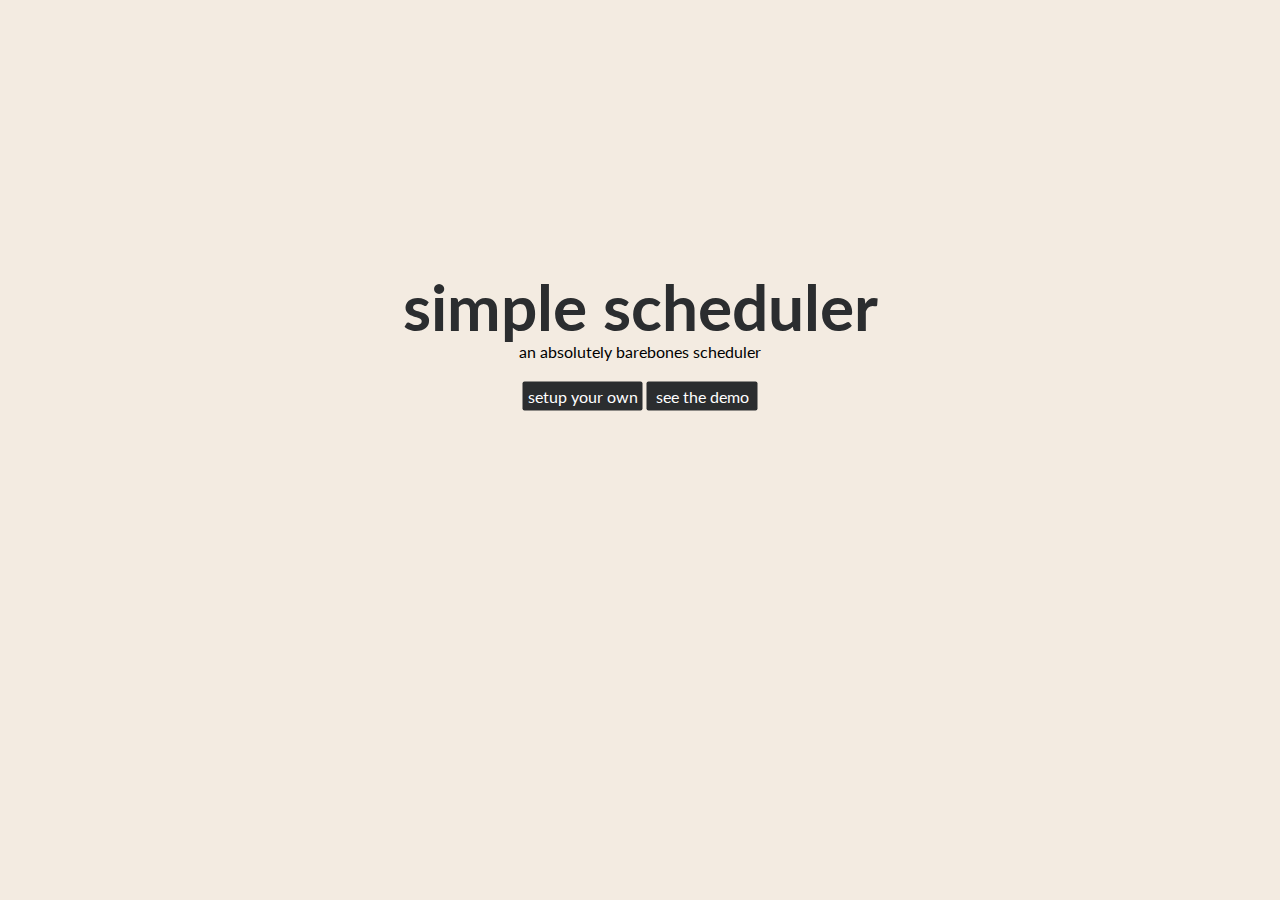
<file: index.html>
<!doctype html>
<html lang=en>
<head>
	<meta charset=utf-8>
	<title>simple scheduler</title>
	<link href="https://fonts.googleapis.com/css?family=Lato:300,400&display=swap" rel="stylesheet"> 
	<link href="assets/css/main.css" rel="stylesheet" type="text/css" />
	<meta name="viewport" content="width=device-width, initial-scale=1, maximum-scale=1">
</head>
<body>
	<div class="content">
		<div class="site-title">
			<h1>simple scheduler</h1>
			<p class="desc">an absolutely barebones scheduler</p>
			<a href="guide.html" class="button">setup your own</a>
			<a href="demo.html" class="button">&nbsp;see the demo&nbsp;</a>
			<!-- def better way to space em, but this works lol -->
		</div>
	</div>
</body>
</html>
</file>
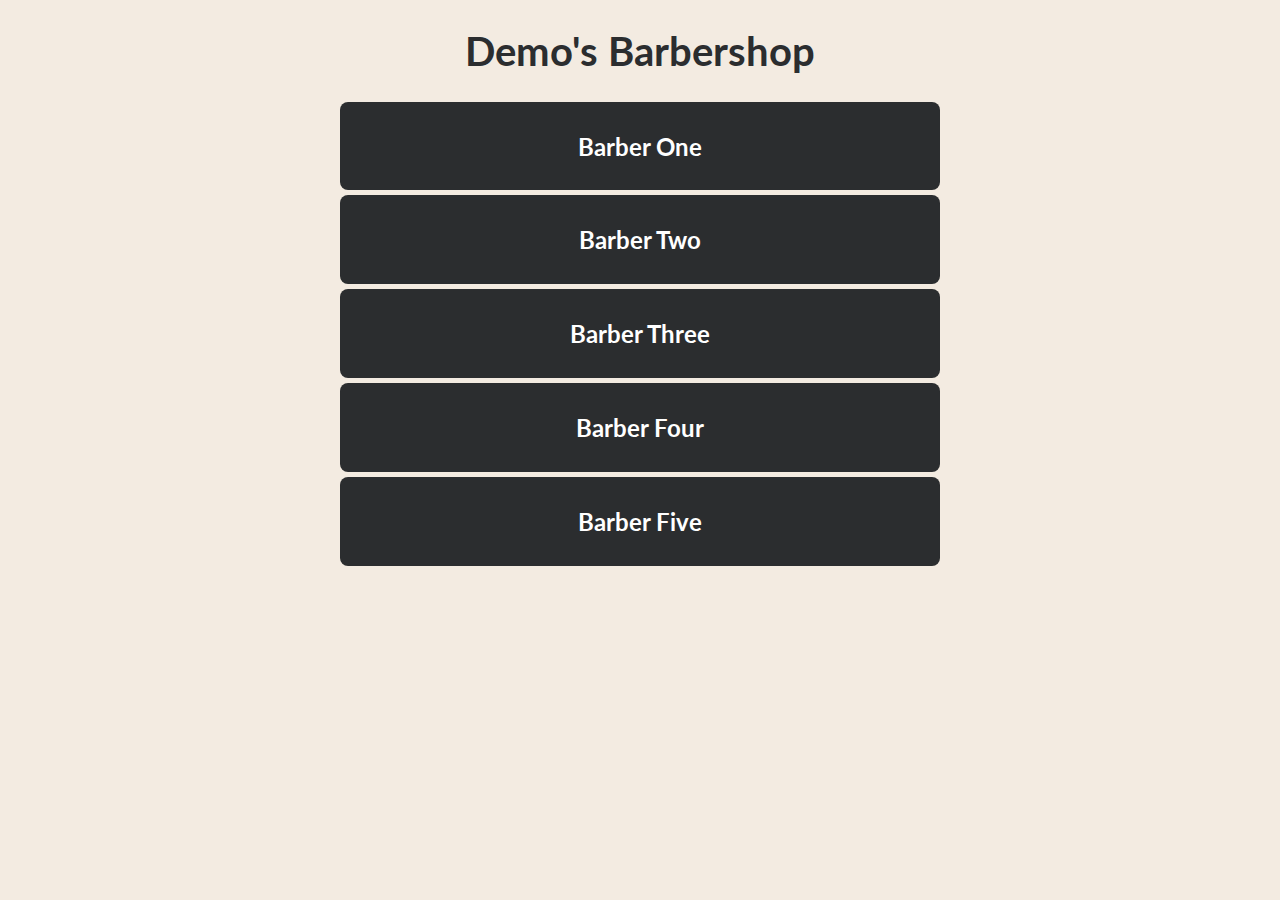
<file: demo.html>
<!doctype html>
<html lang=en>
<head>
	<meta charset=utf-8>
	<title>Demo's Barbershop</title>
	<link href="https://fonts.googleapis.com/css?family=Lato:300,400&display=swap" rel="stylesheet"> 
	<link href="assets/css/demo.css" rel="stylesheet" type="text/css" />
	<meta name="viewport" content="width=device-width, initial-scale=1, maximum-scale=1">
</head>
<body>
	<div class="page-title">
			<h1>Demo's Barbershop</h1>
	</div>
	<div class="option-list">
		<div class="option-holder">
			<a class="button" href="https://calendly.com/demobarbershop">
				<div class="option">
					<h2 class="option-title">Barber One</h2>
				</div>
			</a>
		</div>
		<div class="option-holder">
			<a class="button" href="https://calendly.com/demobarbershop">
				<div class="option">
					<h2 class="option-title">Barber Two</h2>
				</div>
			</a>
		</div>
		<div class="option-holder">
			<a class="button" href="https://calendly.com/demobarbershop">
				<div class="option">
					<h2 class="option-title">Barber Three</h2>
				</div>
			</a>
		</div>
		<div class="option-holder">
			<a class="button" href="https://calendly.com/demobarbershop">
				<div class="option">
					<h2 class="option-title">Barber Four</h2>
				</div>
			</a>
		</div>
		<div class="option-holder">
			<a class="button" href="https://calendly.com/demobarbershop">
				<div class="option">
					<h2 class="option-title">Barber Five</h2>
				</div>
			</a>
		</div>
	</div>
</body>
</html>
</file>
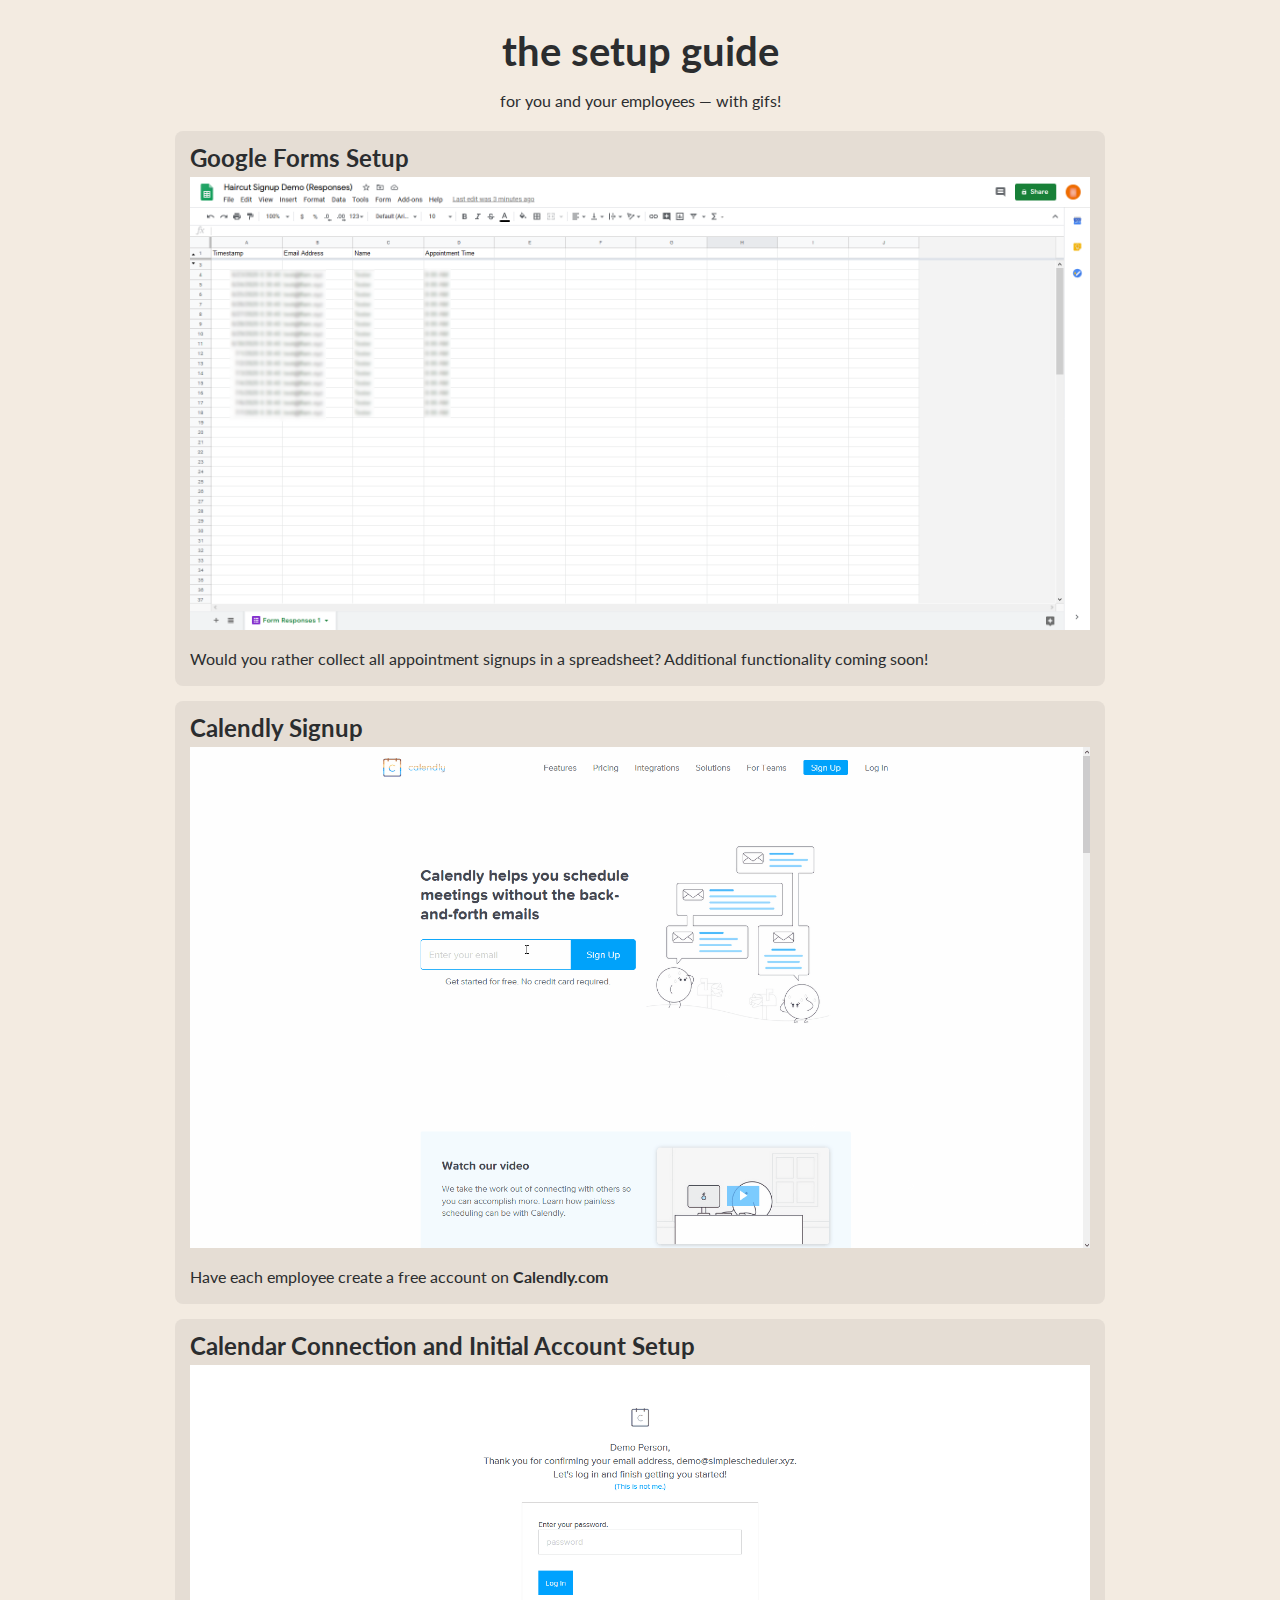
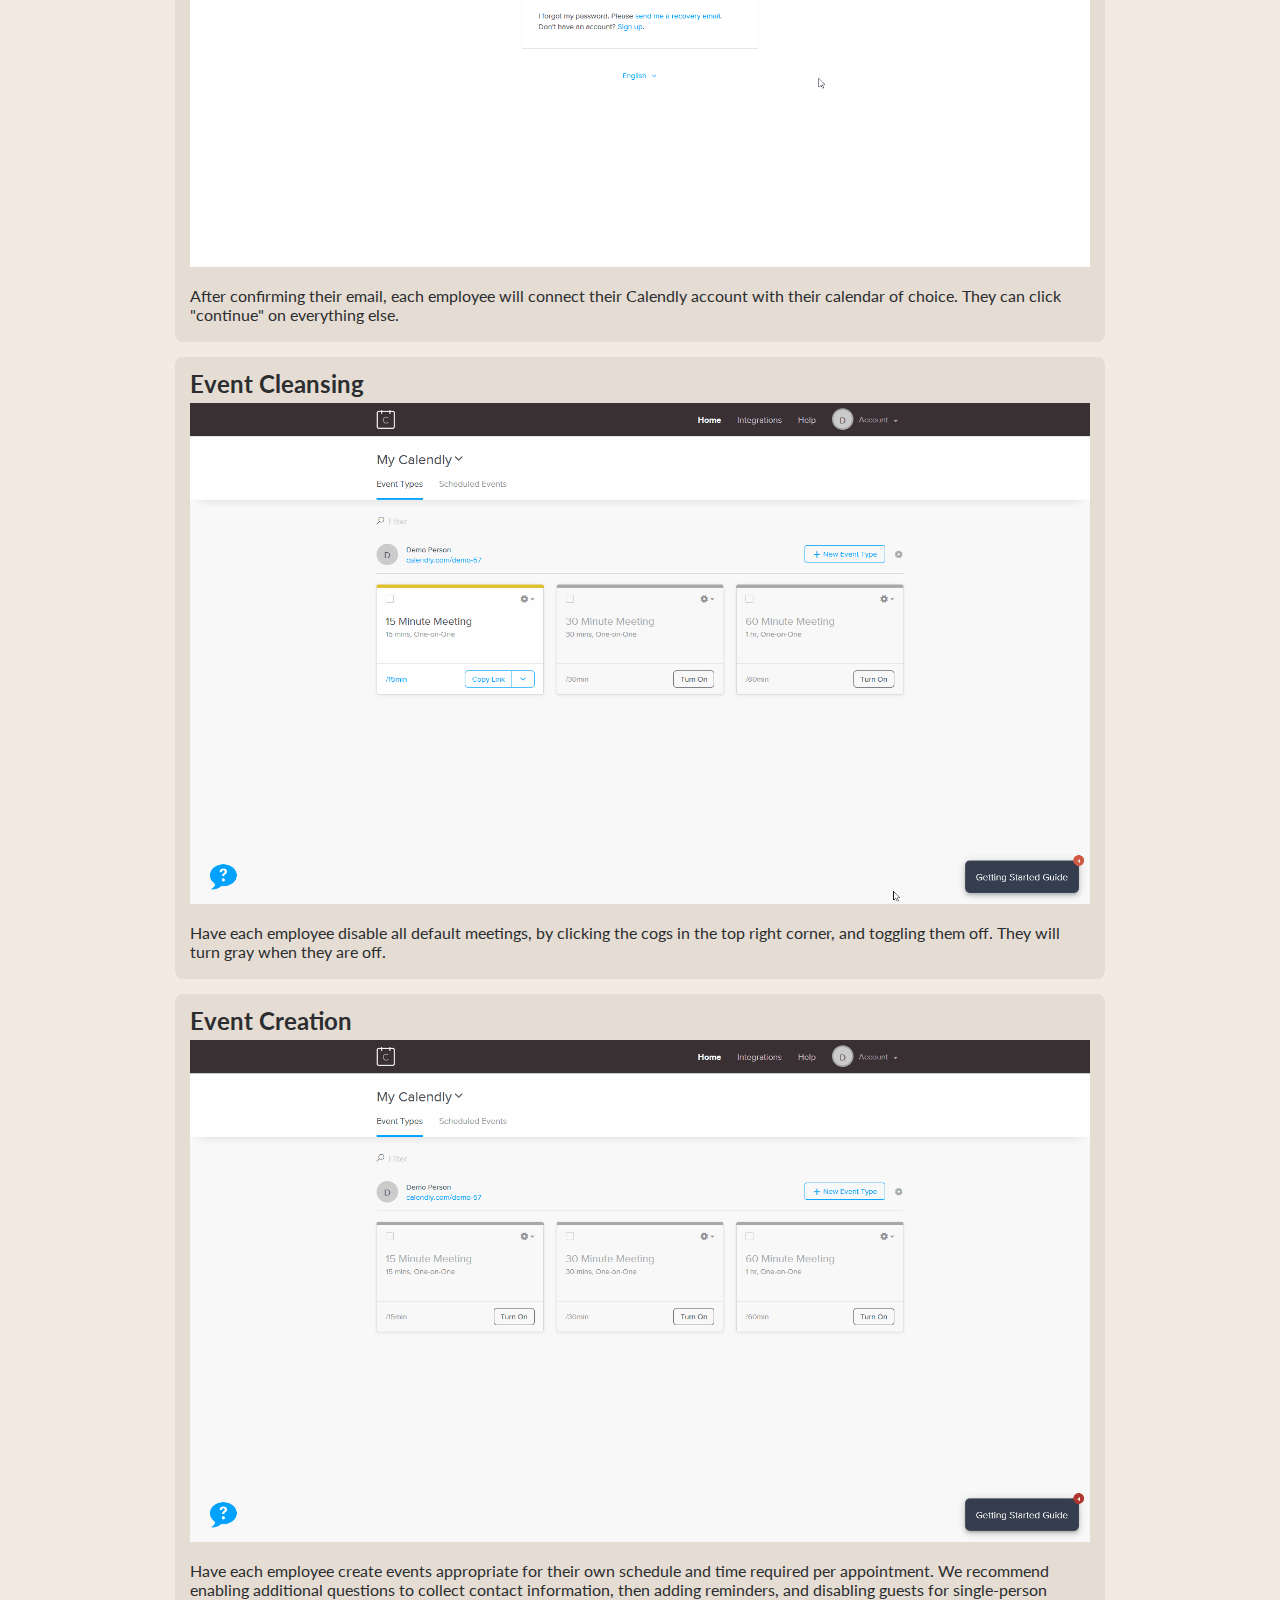
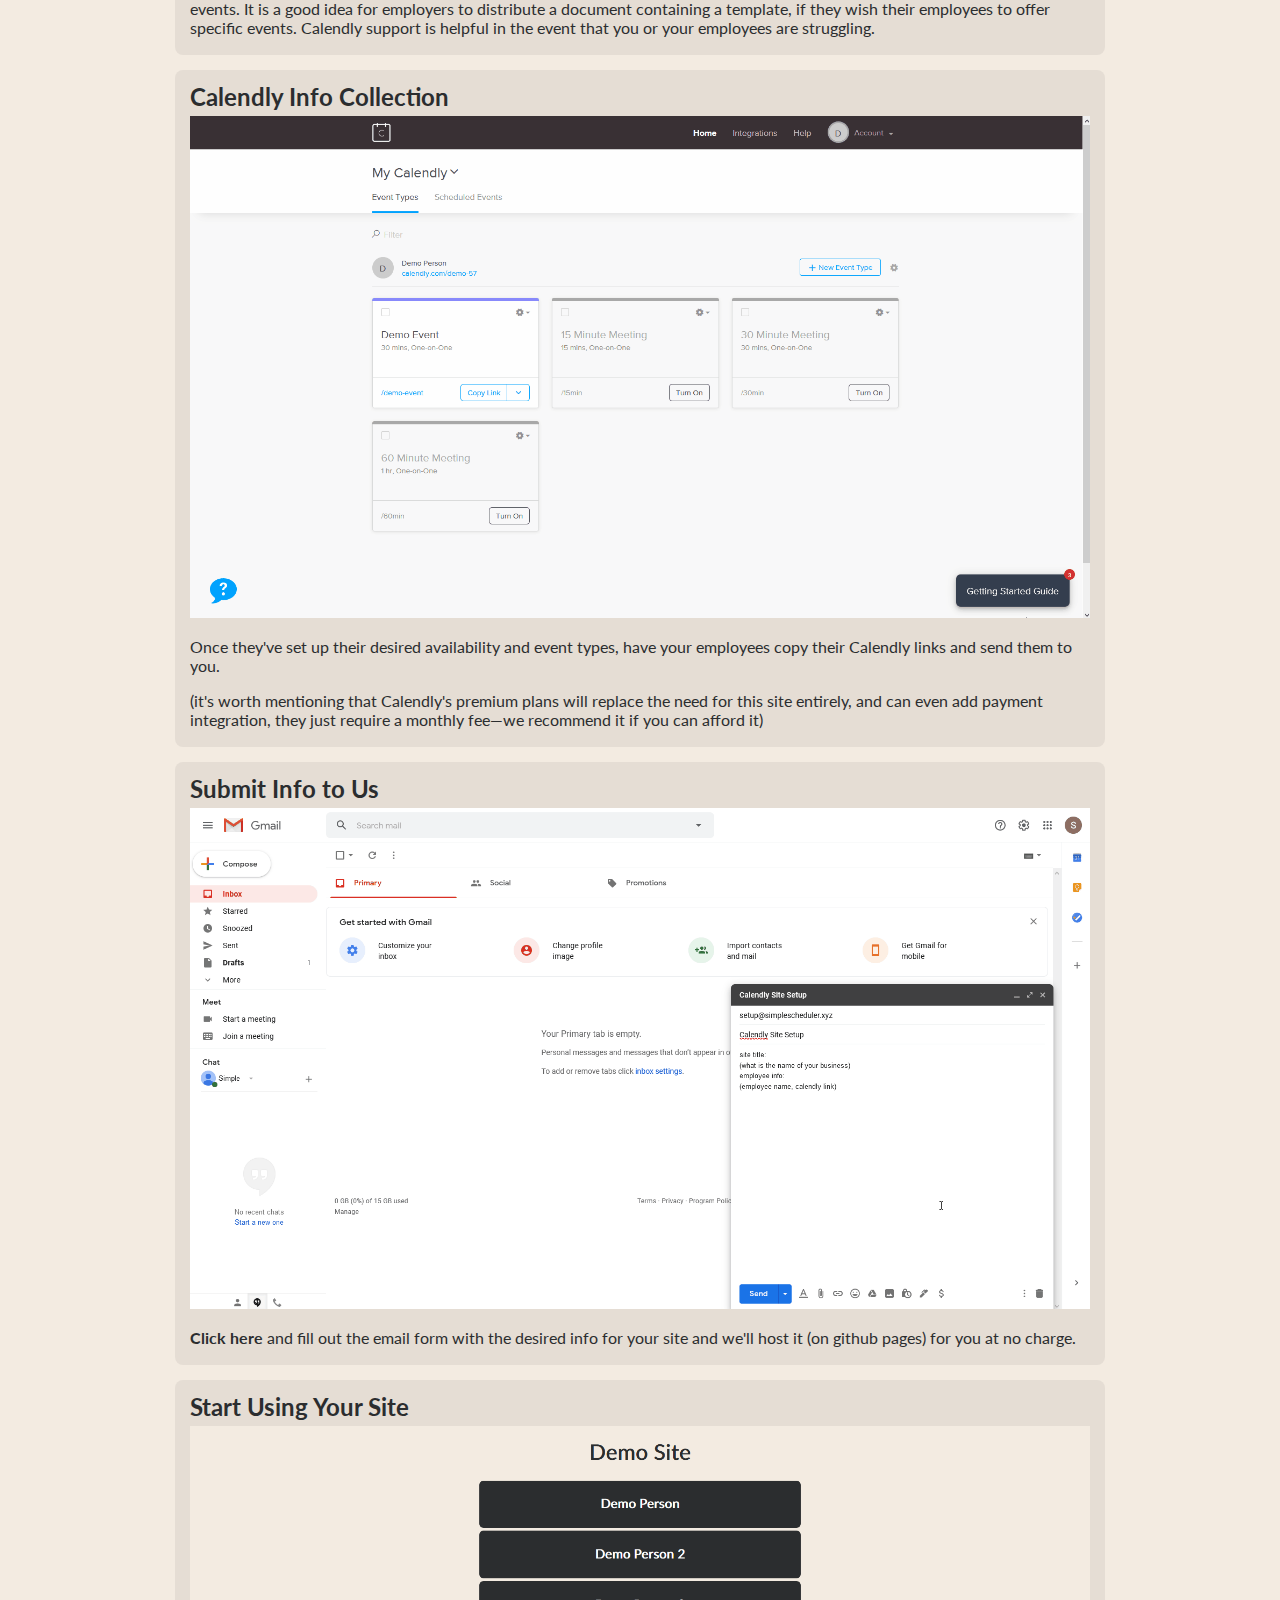
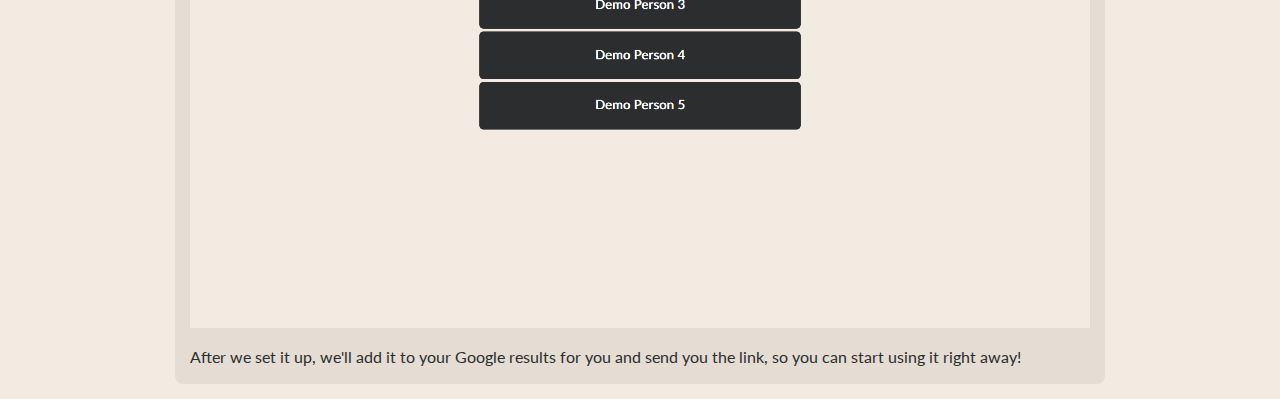
<file: guide.html>
<!doctype html>
<html lang=en>
<head>
	<meta charset=utf-8>
	<title>the setup guide</title>
	<link href="https://fonts.googleapis.com/css?family=Lato:300,400&display=swap" rel="stylesheet"> 
	<link href="assets/css/guide.css" rel="stylesheet" type="text/css" />
	<meta name="viewport" content="width=device-width, initial-scale=1, maximum-scale=1">
</head>
<body>
	<div class="page-title">
			<h1>the setup guide</h1>
			<p>for you and your employees — with gifs!</p>
	</div>
	<div class="option-list">
		<div class="option-holder">
				<div class="option">
					<h2 class="option-title">Google Forms Setup</h2>
					<img class="option-photo" src="assets/images/google sheets signup demo.png">
					<p>
						Would you rather collect all appointment signups in a spreadsheet? Additional functionality coming soon!
					</p>
				</div>
			</a>
		</div>
		<div class="option-holder">
				<div class="option">
					<h2 class="option-title">Calendly Signup</h2>
					<img class="option-photo" src="assets/images/calendly account signup.gif">
					<p>Have each employee create a free account on <a href=https://calendly.com>Calendly.com</a></p>
				</div>
			</a>
		</div>
		<div class="option-holder">
				<div class="option">
					<h2 class="option-title">Calendar Connection and Initial Account Setup</h2>
					<img class="option-photo" src="assets/images/calendly initial setup.gif">
					<p>
						After confirming their email, each employee will connect their Calendly
						account with their calendar of choice. They can click "continue" on everything else.
					</p>
				</div>
			</a>
		</div>
		<div class="option-holder">
				<div class="option">
					<h2 class="option-title">Event Cleansing</h2>
					<img class="option-photo" src="assets/images/calendly event disable.gif">
					<p>
						Have each employee disable all default meetings, by clicking the cogs in
						the top right corner, and toggling them off. They will turn gray when they are off.
					</p>
				</div>
			</a>
		</div>
		<div class="option-holder">
				<div class="option">
					<h2 class="option-title">Event Creation</h2>
					<img class="option-photo" src="assets/images/calendly event creation.gif">
					<p>
						Have each employee create events appropriate for their own schedule
						and time required per appointment. We recommend enabling additional
						questions to collect contact information, then adding reminders, and
						disabling guests for single-person events. It is a good idea for
						employers to distribute a document containing a template, if they wish
						their employees to offer specific events. Calendly support is helpful
						in the event that you or your employees are struggling.
					</p>
				</div>
			</a>
		</div>
		<div class="option-holder">
				<div class="option">
					<h2 class="option-title">Calendly Info Collection</h2>
					<img class="option-photo" src="assets/images/calendly info collection.gif">
					<p>
						Once they've set up their desired availability and event types, have your
						employees copy their Calendly links and send them to you.
					</p>
					<p>
						(it's worth mentioning that Calendly's premium plans will replace the need for this site
						entirely, and can even add payment integration, they just require a monthly fee—we 
						recommend it if you can afford it)
					</p>
				</div>
			</a>
		</div>
		<div class="option-holder">
				<div class="option">
					<h2 class="option-title">Submit Info to Us</h2>
					<img class="option-photo" src="assets/images/site info submission.gif">
					<p>
						<a href="mailto:setup@simplescheduler.xyz?Subject=Calendly%20Site%20Setup&
						Body=site%20title%3A%20%0A%28what%20is%20the%20name%20of%20your%20business%29%0
						Aemployee%20info%3A%0A%28employee%20name%2C%20calendly%20link%29">
						Click here</a> and fill out the email form with the desired info for your site
						and we'll host it (on github pages) for you at no charge.
					</p>
				</div>
			</a>
		</div>
		<div class="option-holder">
				<div class="option">
					<h2 class="option-title">Start Using Your Site</h2>
					<img class="option-photo" src="assets/images/demo site.png">
					<p>
						After we set it up, we'll add it to your Google results for you
						and send you the link, so you can start using it right away!
					</p>
				</div>
			</a>
		</div>
	</div>
</body>
</html>
</file>
<file: assets/css/main.css>
html {
	background: #F3EBE1;
}
body {
	font-family: 'Lato', sans-serif;
}
.content {
	position: absolute;
	left: 50%;
	top: 35%;
	-webkit-transform: translate(-50%, -50%);
	transform: translate(-50%, -50%);
}
.site-title {
	text-align: center;
	vertical-align: middle;
	margin: auto;
}
h1 {
	color: #2B2D2F;
	font-size: 400%;
	margin-bottom: 0px;
}
p.desc {
	/*color: #2d4ea4;*/
	margin-top: -3px;
	padding-bottom: 10px;
}
a.button {
/*	-webkit-appearance: button;
	-moz-appearance: button;
	appearance: button;*/
	padding: 5px;
	/*background: white;*/
	background: #2B2D2F;
	border-radius: 2px;
	text-decoration: none;
	color: white;
}
a.button:hover {
	background: white;
	color: #2B2D2F;
}
</file>
<file: assets/css/demo.css>
html {
	background: #F3EBE1;
}
body {
	font-family: 'Lato', sans-serif;
	text-align: center;
	max-width: 90%;
	margin: auto;
}
.page-title {
	/*max-width: 90vw;*/
}
h1 {
	color: #2B2D2F;
	font-size: 250%;
}
a {
	text-decoration: none;
}
div.option-holder {
	/*max-height: 20%;*/
	padding-bottom: 5px;
}
div.option {
	max-width: 600px;
	margin: auto;
	padding-top: 10px;
	padding-bottom: 10px;
	border-radius: 8px;
	background-color: #2B2D2F;
	color: white;
}
div.option:hover {
	background: white;
	color: #2B2D2F;
}
</file>
<file: assets/css/guide.css>
html {
	background: #F3EBE1;
}
body {
	font-family: 'Lato', sans-serif;
	color: #2B2D2F;
	text-align: center;
	max-width: 90%;
	margin: auto;
}
.page-title {
	/*max-width: 90vw;*/
	padding-bottom: 5px;
}
h1 {
	font-size: 250%;
	margin-bottom: 5px;
}
a {
	text-decoration: none;
	color: inherit;
	font-weight: bold;
}
div.option-holder {
	/*max-height: 20%;*/
	padding-bottom: 15px;
	text-align: left;
}
div.option {
	max-width: 900px;
	margin: auto;
	padding-top: 2px;
	padding-bottom: 2px;
	padding-left: 15px;
	padding-right: 15px;
	border-radius: 8px;
	background-color: #e5ddd4;
}
h2.option-title {
	margin-top: 10px;
	margin-bottom: 5px;
}
img.option-photo {
	max-width: 100%;
}
</file>
